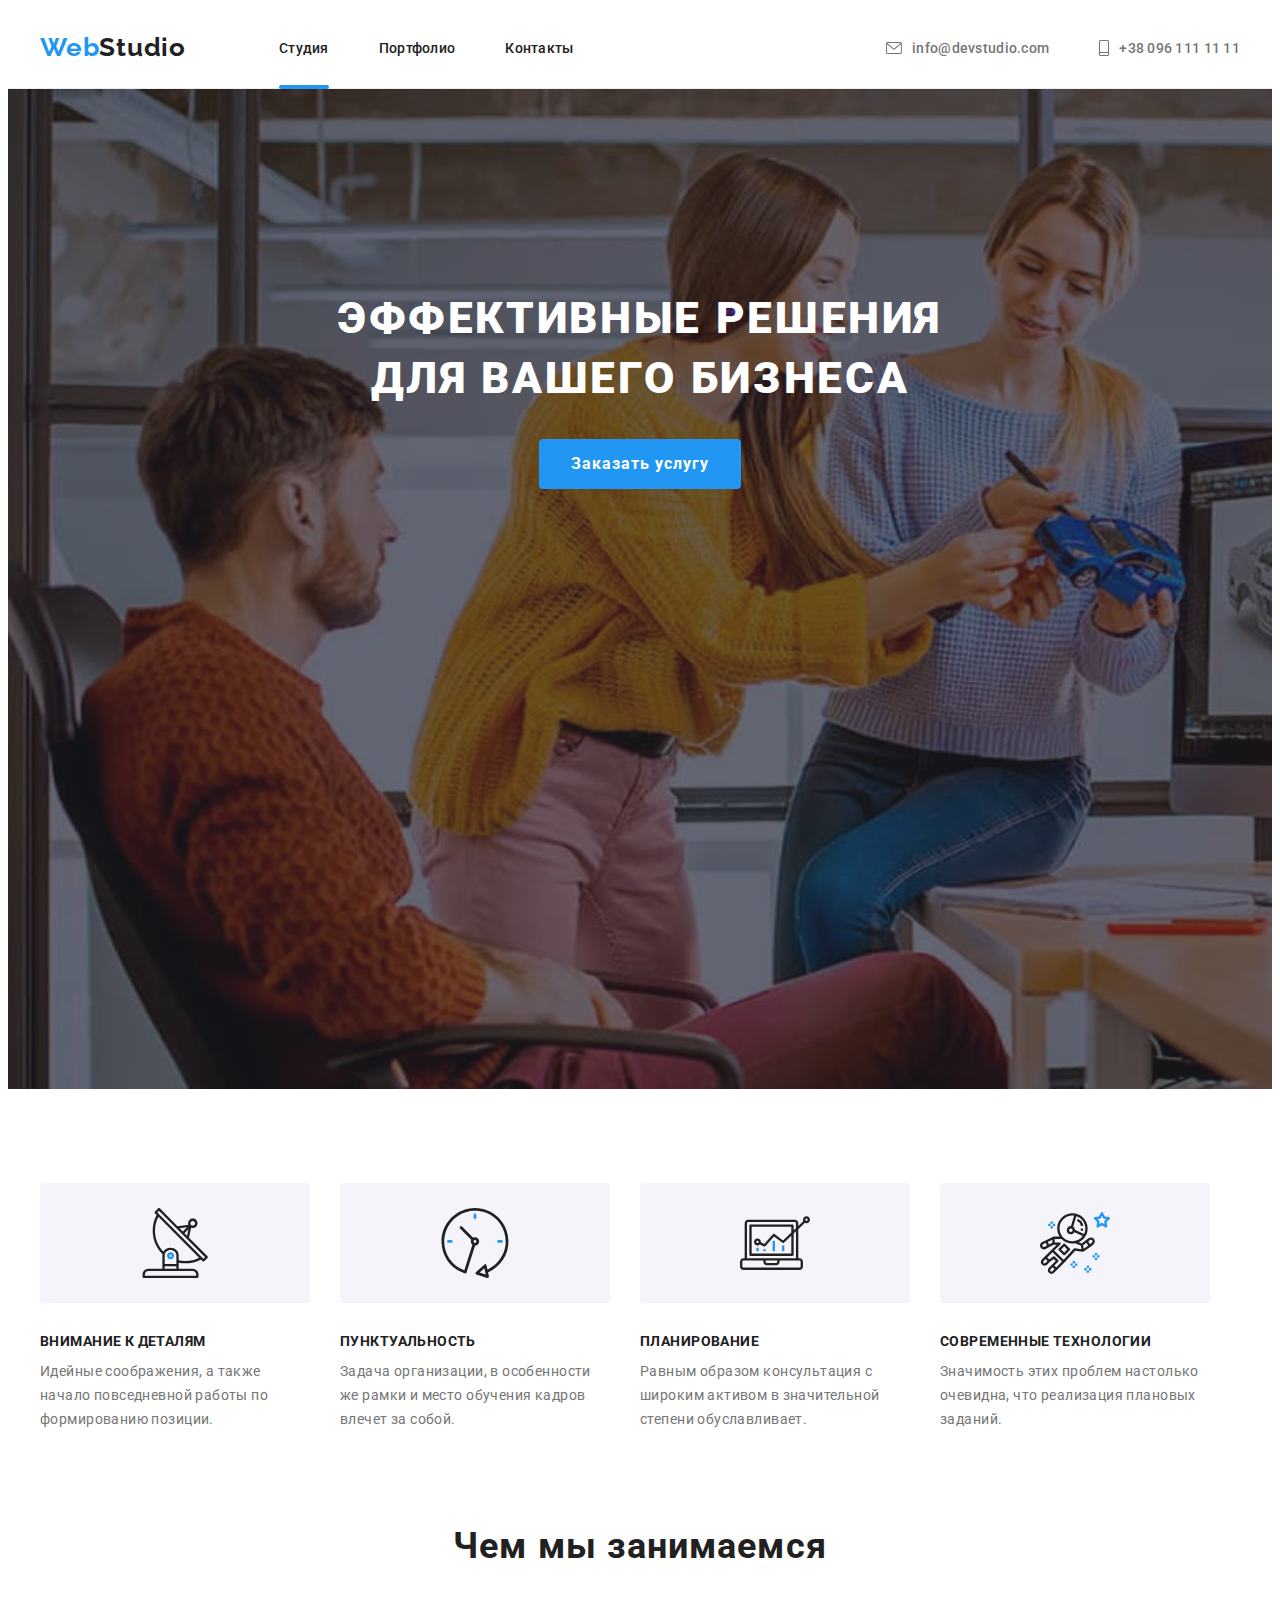
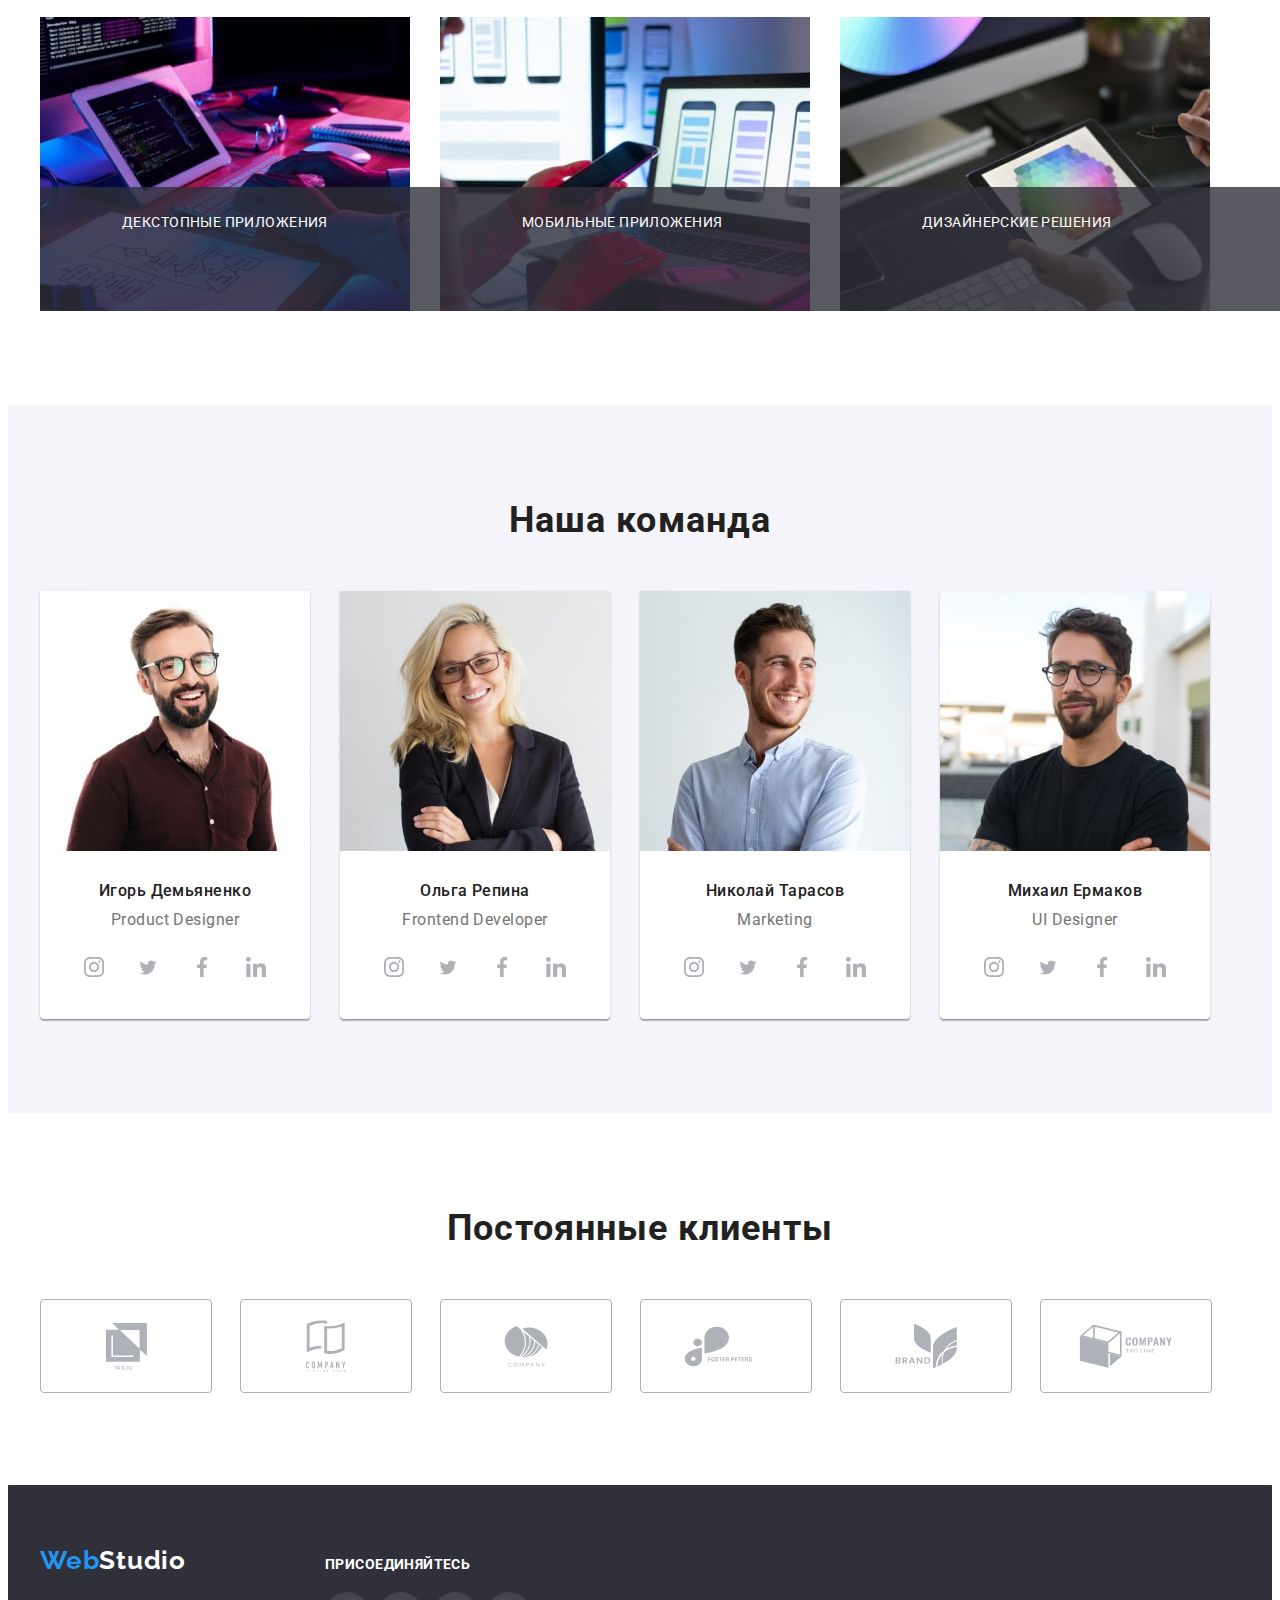
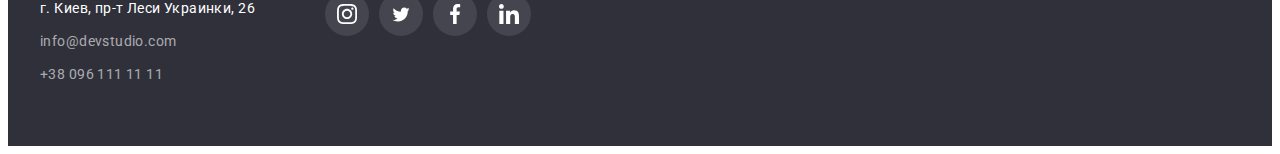
<file: index.html>
<!DOCTYPE html>
<html lang="ru">
  <head>
    <meta charset="UTF-8" />
    <meta http-equiv="X-UA-Compatible" content="IE=edge" />
    <meta name="viewport" content="width=device-width, initial-scale=1.0" />
    <link rel="preconnect" href="https://fonts.googleapis.com" />
    <link rel="preconnect" href="https://fonts.gstatic.com" crossorigin />
    <link
      href="https://fonts.googleapis.com/css2?family=Raleway:wght@700&family=Roboto:wght@400;500;700;900&display=swap"
      rel="stylesheet"
    />
    <title>Студия</title>
    <link
      rel="stylesheet"
      href="https://cdnjs.cloudflare.com/ajax/libs/modern-normalize/1.1.0/modern-normalize.min.css"
      integrity="sha512-wpPYUAdjBVSE4KJnH1VR1HeZfpl1ub8YT/NKx4PuQ5NmX2tKuGu6U/JRp5y+Y8XG2tV+wKQpNHVUX03MfMFn9Q=="
      crossorigin="anonymous"
      referrerpolicy="no-referrer"
    />
    <link rel="stylesheet" href="./css/styles.css" />
  </head>

  <body>
    <!--Хедер-->
    <header class="header">
      <div class="container">
        <a href="" lang="en" class="header-logo link"
          ><span class="header-logo-accent">Web</span>Studio</a
        >
        <nav class="header-nav">
          <ul class="header-list list">
            <li class="header-item">
              <a href="./index.html" class="header-link link current">Студия</a>
            </li>
            <li class="header-item">
              <a href="./portfolio.html" class="header-link link">Портфолио</a>
            </li>
            <li class="header-item">
              <a href="" class="header-link link">Контакты</a>
            </li>
          </ul>
        </nav>
        <div class="header-connect">
          <a href="mailto:info@devstudio.com" class="header-mail link"
            ><svg class="header-mail-icon" width="16" height="12">
              <use href="./images/icons.svg#icon-mail"></use>
            </svg>
            info@devstudio.com</a
          >

          <a href="tel:+380961111111" class="header-tel link">
            <svg class="header-tel-icon" width="10" height="16">
              <use href="./images/icons.svg#icon-tel"></use>
            </svg>
            +38 096 111 11 11
          </a>
        </div>
      </div>
    </header>

    <!--Мейн контент-->

    <main>
      <!--Герой-->
      <section class="hero">
        <div class="container">
          <h1 class="hero-text">Эффективные решения для вашего бизнеса</h1>
          <button type="button" class="hero-btn btn" data-modal-open>
            Заказать услугу
          </button>
        </div>
      </section>

      <!--Преимущества-->

      <section class="benefits section">
        <div class="container">
          <ul class="benefits-list list">
            <li class="benefits-item">
              <div class="benefits-icon">
                <svg class="" width="66" height="70">
                  <use href="./images/icons.svg#icon-benefits-1"></use>
                </svg>
              </div>
              <h3 class="benefits-top-text">Внимание к деталям</h3>
              <p class="benefits-title">
                Идейные соображения, а также начало повседневной работы по
                формированию позиции.
              </p>
            </li>
            <li class="benefits-item">
              <div class="benefits-icon">
                <svg class="" width="70" height="70">
                  <use href="./images/icons.svg#icon-benefits-2"></use>
                </svg>
              </div>
              <h3 class="benefits-top-text">Пунктуальность</h3>
              <p class="benefits-title">
                Задача организации, в особенности же рамки и место обучения
                кадров влечет за собой.
              </p>
            </li>
            <li class="benefits-item">
              <div class="benefits-icon">
                <svg class="" width="70" height="70">
                  <use href="./images/icons.svg#icon-benefits-3"></use>
                </svg>
              </div>
              <h3 class="benefits-top-text">Планирование</h3>
              <p class="benefits-title">
                Равным образом консультация с широким активом в значительной
                степени обуславливает.
              </p>
            </li>
            <li class="benefits-item">
              <div class="benefits-icon">
                <svg class="" width="70" height="70">
                  <use href="./images/icons.svg#icon-benefits-4"></use>
                </svg>
              </div>
              <h3 class="benefits-top-text">Современные технологии</h3>
              <p class="benefits-title">
                Значимость этих проблем настолько очевидна, что реализация
                плановых заданий.
              </p>
            </li>
          </ul>
        </div>
      </section>

      <!--Чем мы занимаемся-->

      <section class="about">
        <div class="container">
          <h2 class="about-text">Чем мы занимаемся</h2>
          <ul class="about-list list">
            <li class="about-item">
              <img
                src="./images/what_wi_do_img01.jpg"
                alt="процес создания веб сайтов"
                width="370"
                height="294"
              />
              <p class="about-item-overlay">ДЕКСТОПНЫЕ ПРИЛОЖЕНИЯ</p>
            </li>
            <li class="about-item">
              <img
                src="./images/what_wi_do_img02.jpg"
                alt="тест готовых решений для различных устройств"
                width="370"
                height="294"
              />
              <p class="about-item-overlay">МОБИЛЬНЫЕ ПРИЛОЖЕНИЯ</p>
            </li>
            <li class="about-item">
              <img
                src="./images/what_wi_do_img03.jpg"
                alt="цветовое решение для веб приложений"
                width="370"
                height="294"
              />
              <p class="about-item-overlay">ДИЗАЙНЕРСКИЕ РЕШЕНИЯ</p>
            </li>
          </ul>
        </div>
      </section>

      <!--Наша команда-->

      <section class="team section">
        <div class="container">
          <h2 class="team-text">Наша команда</h2>
          <ul class="team-list list">
            <li class="team-item">
              <img
                src="./images/our_team_img01.jpg"
                alt="дизайнер"
                width="270"
                height="260"
              />
              <div class="team-item-card-text">
                <h3 class="team-top-text">Игорь Демьяненко</h3>
                <p lang="en" class="team-bottom-text">Product Designer</p>

                <!--Иконки соцсетей-->

                <ul class="team-soc-list list">
                  <li class="team-soc-item">
                    <a href="" class="team-soc-link link"
                      ><svg class="team-soc-icon" width="20" height="20">
                        <use href="./images/icons.svg#icon-instagram"></use>
                      </svg>
                    </a>
                  </li>
                  <li class="team-soc-item">
                    <a href="" class="team-soc-link link"
                      ><svg class="team-soc-icon" width="20" height="17">
                        <use href="./images/icons.svg#icon-twitter"></use>
                      </svg>
                    </a>
                  </li>
                  <li class="team-soc-item">
                    <a href="" class="team-soc-link link"
                      ><svg class="team-soc-icon" width="20" height="20">
                        <use href="./images/icons.svg#icon-facebook"></use>
                      </svg>
                    </a>
                  </li>
                  <li class="team-soc-item">
                    <a href="" class="team-soc-link link"
                      ><svg class="team-soc-icon" width="20" height="20">
                        <use href="./images/icons.svg#icon-linkedin"></use>
                      </svg>
                    </a>
                  </li>
                </ul>
              </div>
            </li>
            <li class="team-item">
              <img
                src="./images/our_team_img02.jpg"
                alt="разработчик"
                width="270"
                height="260"
              />
              <div class="team-item-card-text">
                <h3 class="team-top-text">Ольга Репина</h3>
                <p lang="en" class="team-bottom-text">Frontend Developer</p>

                <!--Иконки соцсетей-->

                <ul class="team-soc-list list">
                  <li class="team-soc-item">
                    <a href="" class="team-soc-link link"
                      ><svg class="team-soc-icon" width="20" height="20">
                        <use href="./images/icons.svg#icon-instagram"></use>
                      </svg>
                    </a>
                  </li>
                  <li class="team-soc-item">
                    <a href="" class="team-soc-link link"
                      ><svg class="team-soc-icon" width="20" height="17">
                        <use href="./images/icons.svg#icon-twitter"></use>
                      </svg>
                    </a>
                  </li>
                  <li class="team-soc-item">
                    <a href="" class="team-soc-link link"
                      ><svg class="team-soc-icon" width="20" height="20">
                        <use href="./images/icons.svg#icon-facebook"></use>
                      </svg>
                    </a>
                  </li>
                  <li class="team-soc-item">
                    <a href="" class="team-soc-link link"
                      ><svg class="team-soc-icon" width="20" height="20">
                        <use href="./images/icons.svg#icon-linkedin"></use>
                      </svg>
                    </a>
                  </li>
                </ul>
              </div>
            </li>
            <li class="team-item">
              <img
                src="./images/our_team_img03.jpg"
                alt="маркетолог"
                width="270"
                height="260"
              />
              <div class="team-item-card-text">
                <h3 class="team-top-text">Николай Тарасов</h3>
                <p lang="en" class="team-bottom-text">Marketing</p>

                <!--Иконки соцсетей-->

                <ul class="team-soc-list list">
                  <li class="team-soc-item">
                    <a href="" class="team-soc-link link"
                      ><svg class="team-soc-icon" width="20" height="20">
                        <use href="./images/icons.svg#icon-instagram"></use>
                      </svg>
                    </a>
                  </li>
                  <li class="team-soc-item">
                    <a href="" class="team-soc-link link"
                      ><svg class="team-soc-icon" width="20" height="17">
                        <use href="./images/icons.svg#icon-twitter"></use>
                      </svg>
                    </a>
                  </li>
                  <li class="team-soc-item">
                    <a href="" class="team-soc-link link"
                      ><svg class="team-soc-icon" width="20" height="20">
                        <use href="./images/icons.svg#icon-facebook"></use>
                      </svg>
                    </a>
                  </li>
                  <li class="team-soc-item">
                    <a href="" class="team-soc-link link"
                      ><svg class="team-soc-icon" width="20" height="20">
                        <use href="./images/icons.svg#icon-linkedin"></use>
                      </svg>
                    </a>
                  </li>
                </ul>
              </div>
            </li>
            <li class="team-item">
              <img
                src="./images/our_team_img04.jpg"
                alt="креативный специалист"
                width="270"
                height="260"
              />
              <div class="team-item-card-text">
                <h3 class="team-top-text">Михаил Ермаков</h3>
                <p lang="en" class="team-bottom-text">UI Designer</p>

                <!--Иконки соцсетей-->

                <ul class="team-soc-list list">
                  <li class="team-soc-item">
                    <a href="" class="team-soc-link link"
                      ><svg class="team-soc-icon" width="20" height="20">
                        <use href="./images/icons.svg#icon-instagram"></use>
                      </svg>
                    </a>
                  </li>
                  <li class="team-soc-item">
                    <a href="" class="team-soc-link link"
                      ><svg class="team-soc-icon" width="20" height="17">
                        <use href="./images/icons.svg#icon-twitter"></use>
                      </svg>
                    </a>
                  </li>
                  <li class="team-soc-item">
                    <a href="" class="team-soc-link link"
                      ><svg class="team-soc-icon" width="20" height="20">
                        <use href="./images/icons.svg#icon-facebook"></use>
                      </svg>
                    </a>
                  </li>
                  <li class="team-soc-item">
                    <a href="" class="team-soc-link link"
                      ><svg class="team-soc-icon" width="20" height="20">
                        <use href="./images/icons.svg#icon-linkedin"></use>
                      </svg>
                    </a>
                  </li>
                </ul>
              </div>
            </li>
          </ul>
        </div>
      </section>

      <!--Постоянные клиенты-->

      <section class="regular-customers section">
        <div class="container">
          <h2 class="regular-customers-text">Постоянные клиенты</h2>
          <ul class="regular-customers-list list">
            <li class="regular-customers-item">
              <a href="" class="regular-customers-link link">
                <svg class="regular-customers-icon" width="41" height="47">
                  <use href="./images/icons.svg#icon-company-1"></use>
                </svg>
              </a>
            </li>
            <li class="regular-customers-item">
              <a href="" class="regular-customers-link link">
                <svg class="regular-customers-icon" width="40" height="52">
                  <use href="./images/icons.svg#icon-company-2"></use>
                </svg>
              </a>
            </li>
            <li class="regular-customers-item">
              <a href="" class="regular-customers-link link">
                <svg class="regular-customers-icon" width="44" height="42">
                  <use href="./images/icons.svg#icon-company-3"></use>
                </svg>
              </a>
            </li>
            <li class="regular-customers-item">
              <a href="" class="regular-customers-link link">
                <svg class="regular-customers-icon" width="85" height="41">
                  <use href="./images/icons.svg#icon-company-4"></use>
                </svg>
              </a>
            </li>
            <li class="regular-customers-item">
              <a href="" class="regular-customers-link link">
                <svg class="regular-customers-icon" width="63" height="46">
                  <use href="./images/icons.svg#icon-company-5"></use>
                </svg>
              </a>
            </li>
            <li class="regular-customers-item">
              <a href="" class="regular-customers-link link">
                <svg class="regular-customers-icon" width="94" height="44">
                  <use href="./images/icons.svg#icon-company-6"></use>
                </svg>
              </a>
            </li>
          </ul>
        </div>
      </section>
    </main>

    <!--Футер-->

    <footer class="footer">
      <div class="container">
        <div class="footer-contact">
          <a href="" lang="en" class="footer-logo link"
            ><span class="footer-logo-accent">Web</span>Studio</a
          >
          <address class="footer-addres">
            <ul class="footer-addres-list list">
              <li class="footer-addres-item">
                <a
                  href="https://goo.gl/maps/uhnhzUBweCyb7eqA9"
                  target="_blank"
                  rel="noopener nofollow noreferrer"
                  class="footer-addres-link link"
                  >г. Киев, пр-т Леси Украинки, 26</a
                >
              </li>
              <li class="footer-item">
                <a
                  href="mailto:info@devstudio.com"
                  class="footer-addres-mail link"
                  >info@devstudio.com</a
                >
              </li>
              <li class="footer-item">
                <a href="tel:+380961111111" class="footer-addres-tel link"
                  >+38 096 111 11 11</a
                >
              </li>
            </ul>
          </address>
        </div>

        <!--Иконки соцсетей-->

        <div class="footer-soc">
          <h3 class="footer-soc-text">ПРИСОЕДИНЯЙТЕСЬ</h3>
          <ul class="footer-soc-list list">
            <li class="footer-soc-item">
              <a href="" class="footer-soc-link link"
                ><svg class="footer-soc-icon" width="20" height="20">
                  <use href="./images/icons.svg#icon-instagram"></use>
                </svg>
              </a>
            </li>
            <li class="footer-soc-item">
              <a href="" class="footer-soc-link link"
                ><svg class="footer-soc-icon" width="20" height="17">
                  <use href="./images/icons.svg#icon-twitter"></use>
                </svg>
              </a>
            </li>
            <li class="footer-soc-item">
              <a href="" class="footer-soc-link link"
                ><svg class="footer-soc-icon" width="20" height="20">
                  <use href="./images/icons.svg#icon-facebook"></use>
                </svg>
              </a>
            </li>
            <li class="footer-soc-item">
              <a href="" class="footer-soc-link link"
                ><svg class="footer-soc-icon" width="20" height="20">
                  <use href="./images/icons.svg#icon-linkedin"></use>
                </svg>
              </a>
            </li>
          </ul>
        </div>
      </div>
    </footer>

    <!--Модальное окно-->

    <div class="backdrop is-hidden" data-modal>
      <div class="modal">
        <button type="button" class="modal-close-btn" data-modal-close>
          <svg class="modal-close-icon" width="18" height="18">
            <use href="./images/icons.svg#icon-close-black"></use>
          </svg>
        </button>
      </div>
    </div>

    <script src="./js/modal.js"></script>
  </body>
</html>
</file>
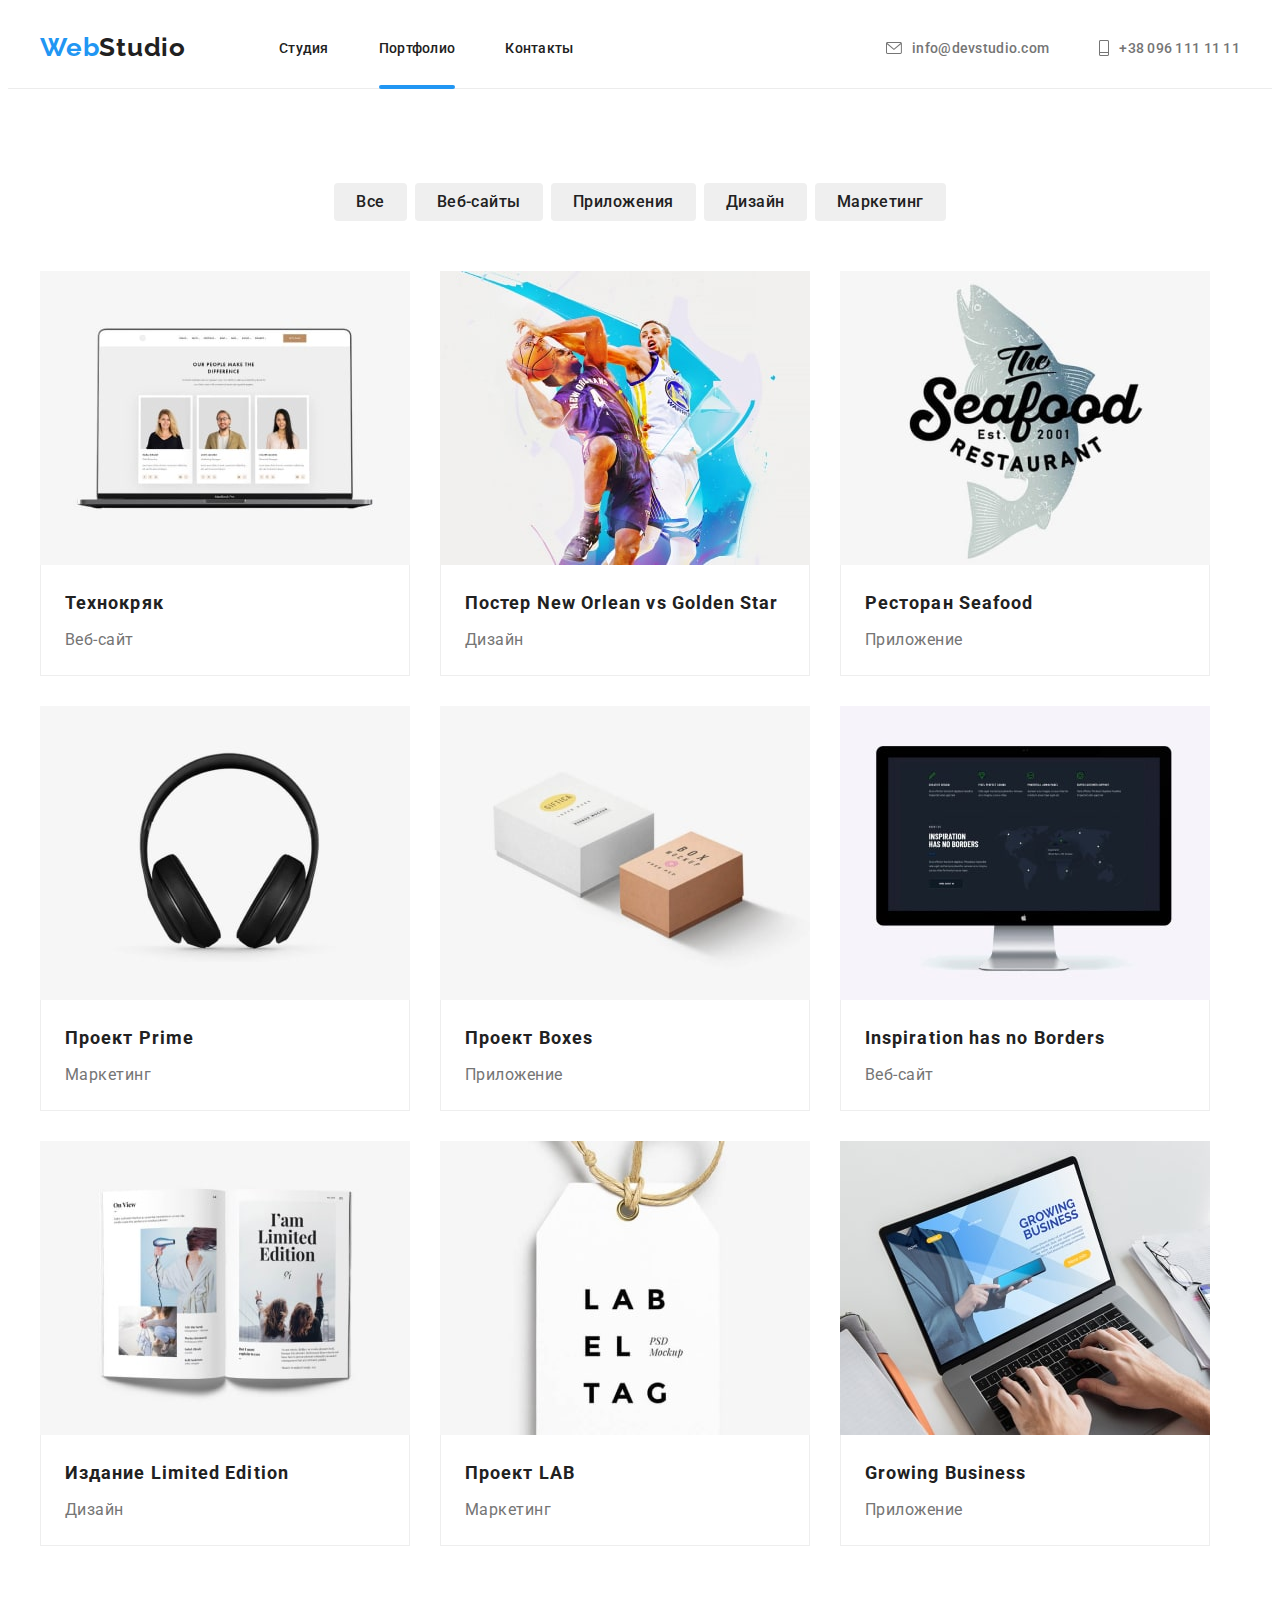
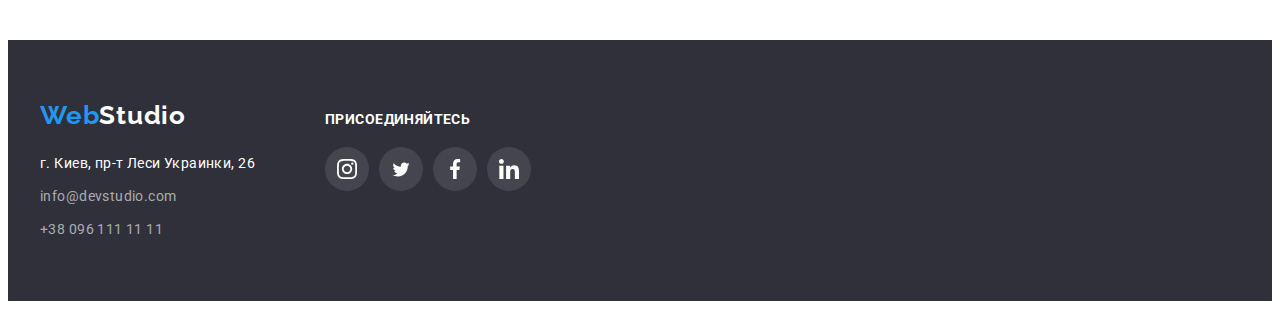
<file: portfolio.html>
<!DOCTYPE html>
<html lang="ru">
  <head>
    <meta charset="UTF-8" />
    <meta http-equiv="X-UA-Compatible" content="IE=edge" />
    <meta name="viewport" content="width=device-width, initial-scale=1.0" />
    <link rel="preconnect" href="https://fonts.googleapis.com" />
    <link rel="preconnect" href="https://fonts.gstatic.com" crossorigin />
    <link
      href="https://fonts.googleapis.com/css2?family=Raleway:wght@700&family=Roboto:wght@400;500;700;900&display=swap"
      rel="stylesheet"
    />
    <title>Портфолио</title>
    <link
      rel="stylesheet"
      href="https://cdnjs.cloudflare.com/ajax/libs/modern-normalize/1.1.0/modern-normalize.min.css"
      integrity="sha512-wpPYUAdjBVSE4KJnH1VR1HeZfpl1ub8YT/NKx4PuQ5NmX2tKuGu6U/JRp5y+Y8XG2tV+wKQpNHVUX03MfMFn9Q=="
      crossorigin="anonymous"
      referrerpolicy="no-referrer"
    />
    <link rel="stylesheet" href="./css/styles.css" />
  </head>
  <body>
    <!--Хедер-->
    <header class="header">
      <div class="container">
        <a href="./index.html" lang="en" class="header-logo link"
          ><span class="header-logo-accent">Web</span>Studio</a
        >
        <nav class="header-nav">
          <ul class="header-list list">
            <li class="header-item">
              <a href="./index.html" class="header-link link">Студия</a>
            </li>
            <li class="header-item">
              <a href="./portfolio.html" class="header-link link current"
                >Портфолио</a
              >
            </li>
            <li class="header-item">
              <a href="" class="header-link link">Контакты</a>
            </li>
          </ul>
        </nav>
        <div class="header-connect">
          <a href="mailto:info@devstudio.com" class="header-mail link"
            ><svg class="header-mail-icon" width="16" height="12">
              <use href="./images/icons.svg#icon-mail"></use>
            </svg>
            info@devstudio.com</a
          >

          <a href="tel:+380961111111" class="header-tel link">
            <svg class="header-tel-icon" width="10" height="16">
              <use href="./images/icons.svg#icon-tel"></use>
            </svg>
            +38 096 111 11 11
          </a>
        </div>
      </div>
    </header>

    <!--Мейн контент-->

    <main>
      <!--Портфолио-->
      <section class="portfolio section">
        <div class="container">
          <h1 class="visually-hidden">Портфолио</h1>
          <ul class="portfolio-list-button list">
            <li class="portfolio-item-button">
              <button type="button" class="portfolio-btn">Все</button>
            </li>
            <li class="portfolio-item-button">
              <button type="button" class="portfolio-btn">Веб-сайты</button>
            </li>
            <li class="portfolio-item-button">
              <button type="button" class="portfolio-btn">Приложения</button>
            </li>
            <li class="portfolio-item-button">
              <button type="button" class="portfolio-btn">Дизайн</button>
            </li>
            <li class="portfolio-item-button">
              <button type="button" class="portfolio-btn">Маркетинг</button>
            </li>
          </ul>

          <ul class="portfolio-list list">
            <li class="portfolio-item">
              <div class="portfolio-item-wrap">
                <a href="" class="portfolio-link"
                  ><img src="./images/web_min1.jpg" alt="Технокряк" width="370"
                /></a>
                <p class="portfolio-item-text">
                  Ресурс предлагает комплексные предложения с разным уровнем
                  функционала и сервисов. Все это позволит посетителю получить
                  исчерпывающие сведения о компании или частном лице.
                </p>
              </div>
              <div class="portfolio-item-card">
                <h2 class="portfolio-top-text">Технокряк</h2>
                <p class="portfolio-title">Веб-сайт</p>
              </div>
            </li>
            <li class="portfolio-item">
              <div class="portfolio-item-wrap">
                <a href="" class="portfolio-link"
                  ><img
                    src="./images/web_min2.jpg"
                    alt="Постер New Orlean vs Golden Star"
                    width="370"
                /></a>
                <p class="portfolio-item-text">
                  Ресурс предлагает комплексные предложения с разным уровнем
                  функционала и сервисов. Все это позволит посетителю получить
                  исчерпывающие сведения о компании или частном лице.
                </p>
              </div>
              <div class="portfolio-item-card">
                <h2 class="portfolio-top-text">
                  Постер<span lang="en"> New Orlean vs Golden Star</span>
                </h2>
                <p class="portfolio-title">Дизайн</p>
              </div>
            </li>
            <li class="portfolio-item">
              <div class="portfolio-item-wrap">
                <a href="" class="portfolio-link"
                  ><img
                    src="./images/web_min3.jpg"
                    alt="Ресторан Seafood"
                    width="370"
                /></a>
                <p class="portfolio-item-text">
                  Ресурс предлагает комплексные предложения с разным уровнем
                  функционала и сервисов. Все это позволит посетителю получить
                  исчерпывающие сведения о компании или частном лице.
                </p>
              </div>
              <div class="portfolio-item-card">
                <h2 class="portfolio-top-text">
                  Ресторан<span lang="en"> Seafood</span>
                </h2>
                <p class="portfolio-title">Приложение</p>
              </div>
            </li>
            <li class="portfolio-item">
              <div class="portfolio-item-wrap">
                <a href="" class="portfolio-link"
                  ><img
                    src="./images/web_min4.jpg"
                    alt="Проект Prime"
                    width="370"
                /></a>
                <p class="portfolio-item-text">
                  Ресурс предлагает комплексные предложения с разным уровнем
                  функционала и сервисов. Все это позволит посетителю получить
                  исчерпывающие сведения о компании или частном лице.
                </p>
              </div>
              <div class="portfolio-item-card">
                <h2 class="portfolio-top-text">
                  Проект<span lang="en"> Prime</span>
                </h2>
                <p class="portfolio-title">Маркетинг</p>
              </div>
            </li>
            <li class="portfolio-item">
              <div class="portfolio-item-wrap">
                <a href="" class="portfolio-link"
                  ><img
                    src="./images/web_min5.jpg"
                    alt="Проект Boxes"
                    width="370"
                /></a>
                <p class="portfolio-item-text">
                  Ресурс предлагает комплексные предложения с разным уровнем
                  функционала и сервисов. Все это позволит посетителю получить
                  исчерпывающие сведения о компании или частном лице.
                </p>
              </div>
              <div class="portfolio-item-card">
                <h2 class="portfolio-top-text">
                  Проект<span lang="en"> Boxes</span>
                </h2>
                <p class="portfolio-title">Приложение</p>
              </div>
            </li>
            <li class="portfolio-item">
              <div class="portfolio-item-wrap">
                <a href="" class="portfolio-link"
                  ><img
                    src="./images/web_min6.jpg"
                    alt="Inspiration has no Borders"
                /></a>
                <p class="portfolio-item-text">
                  Ресурс предлагает комплексные предложения с разным уровнем
                  функционала и сервисов. Все это позволит посетителю получить
                  исчерпывающие сведения о компании или частном лице.
                </p>
              </div>
              <div class="portfolio-item-card">
                <h2 lang="en" class="portfolio-top-text">
                  Inspiration has no Borders
                </h2>
                <p class="portfolio-title">Веб-сайт</p>
              </div>
            </li>
            <li class="portfolio-item">
              <div class="portfolio-item-wrap">
                <a href="" class="portfolio-link"
                  ><img
                    src="./images/web_min7.jpg"
                    alt="Издание Limited Edition"
                    width="370"
                /></a>
                <p class="portfolio-item-text">
                  Ресурс предлагает комплексные предложения с разным уровнем
                  функционала и сервисов. Все это позволит посетителю получить
                  исчерпывающие сведения о компании или частном лице.
                </p>
              </div>
              <div class="portfolio-item-card">
                <h2 class="portfolio-top-text">
                  Издание<span lang="en"> Limited Edition</span>
                </h2>
                <p class="portfolio-title">Дизайн</p>
              </div>
            </li>
            <li class="portfolio-item">
              <div class="portfolio-item-wrap">
                <a href="" class="portfolio-link"
                  ><img
                    src="./images/web_min8.jpg"
                    alt="Проект LAB"
                    width="370"
                /></a>
                <p class="portfolio-item-text">
                  Ресурс предлагает комплексные предложения с разным уровнем
                  функционала и сервисов. Все это позволит посетителю получить
                  исчерпывающие сведения о компании или частном лице.
                </p>
              </div>
              <div class="portfolio-item-card">
                <h2 class="portfolio-top-text">
                  Проект<span lang="en"> LAB</span>
                </h2>
                <p class="portfolio-title">Маркетинг</p>
              </div>
            </li>
            <li class="portfolio-item">
              <div class="portfolio-item-wrap">
                <a href="" class="portfolio-link"
                  ><img
                    src="./images/web_min9.jpg"
                    alt="Growing Business"
                    width="370"
                /></a>
                <p class="portfolio-item-text">
                  Ресурс предлагает комплексные предложения с разным уровнем
                  функционала и сервисов. Все это позволит посетителю получить
                  исчерпывающие сведения о компании или частном лице.
                </p>
              </div>
              <div class="portfolio-item-card">
                <h2 lang="en" class="portfolio-top-text">Growing Business</h2>
                <p class="portfolio-title">Приложение</p>
              </div>
            </li>
          </ul>
        </div>
      </section>
    </main>

    <!--Футер-->

    <footer class="footer">
      <div class="container">
        <div class="footer-contact">
          <a href="./index.html" lang="en" class="footer-logo link"
            ><span class="footer-logo-accent">Web</span>Studio</a
          >
          <address class="footer-addres">
            <ul class="footer-addres-list list">
              <li class="footer-addres-item">
                <a
                  href="https://goo.gl/maps/uhnhzUBweCyb7eqA9"
                  target="_blank"
                  rel="noopener nofollow noreferrer"
                  class="footer-addres-link link"
                  >г. Киев, пр-т Леси Украинки, 26</a
                >
              </li>
              <li class="footer-item">
                <a
                  href="mailto:info@devstudio.com"
                  class="footer-addres-mail link"
                  >info@devstudio.com</a
                >
              </li>
              <li class="footer-item">
                <a href="tel:+380961111111" class="footer-addres-tel link"
                  >+38 096 111 11 11</a
                >
              </li>
            </ul>
          </address>
        </div>

        <!--Иконки соцсетей-->

        <div class="footer-soc">
          <h3 class="footer-soc-text">ПРИСОЕДИНЯЙТЕСЬ</h3>
          <ul class="footer-soc-list list">
            <li class="footer-soc-item">
              <a href="" class="footer-soc-link link"
                ><svg class="footer-soc-icon" width="20" height="20">
                  <use href="./images/icons.svg#icon-instagram"></use>
                </svg>
              </a>
            </li>
            <li class="footer-soc-item">
              <a href="" class="footer-soc-link link"
                ><svg class="footer-soc-icon" width="20" height="17">
                  <use href="./images/icons.svg#icon-twitter"></use>
                </svg>
              </a>
            </li>
            <li class="footer-soc-item">
              <a href="" class="footer-soc-link link"
                ><svg class="footer-soc-icon" width="20" height="20">
                  <use href="./images/icons.svg#icon-facebook"></use>
                </svg>
              </a>
            </li>
            <li class="footer-soc-item">
              <a href="" class="footer-soc-link link"
                ><svg class="footer-soc-icon" width="20" height="20">
                  <use href="./images/icons.svg#icon-linkedin"></use>
                </svg>
              </a>
            </li>
          </ul>
        </div>
      </div>
    </footer>
  </body>
</html>
</file>
<file: css/styles.css>
p,
h1,
h2,
h3,
h4,
h5,
h6 {
  margin: 0;
}

ol,
ul {
  margin: 0;
  padding-left: 0;
}

img {
  display: block;
}

button {
  cursor: pointer;
}

.container {
  width: 1200px;
  margin: 0 auto;
  padding-left: 15px;
  padding-right: 15px;
  outline: 1px solid transparent;
}

body {
  font-family: "Roboto", "Open Sans", sans-serif;
  color: #212121;
}

:root {
  --main-btn-color: #2196f3;
  --second-btn-color: #ffffff;
  --main-title-color: #ffffff;
  --second-title-color: #2f303a;
  --accent-blu-color: #2196f3;
  --accent-white-color: #ffffff;
}

.list {
  list-style-type: none;
}

.link {
  text-decoration: none;
}

.visually-hidden {
  position: absolute;
  white-space: nowrap;
  width: 1px;
  height: 1px;
  overflow: hidden;
  border: 0;
  padding: 0;
  clip: rect(0 0 0 0);
  clip-path: inset(50%);
  margin: -1px;
}

.btn {
  font-family: inherit;
  background-color: var(--main-btn-color);
  border: none;
  cursor: pointer;
  border-radius: 4px;
}

.section {
  padding-top: 94px;
  padding-bottom: 94px;
}

/*--------Хедер---------*/

.header {
  background-color: #ffffff;
  padding-top: 24px;
  padding-bottom: 25px;
  border-bottom: 1px solid #ececec;
}

.header .container {
  display: flex;
  align-items: center;
}

.header-logo,
.footer-logo {
  font-family: "Raleway";
  font-weight: 700;
  font-size: 26px;
  line-height: calc(31 / 26);
  letter-spacing: 0.03em;
  color: #212121;
}

.header-logo-accent,
.footer-logo-accent {
  font-family: "Raleway";
  font-weight: 700;
  font-size: 26px;
  line-height: calc(31 / 26);
  letter-spacing: 0.03em;
  color: #2196f3;
}
.header-nav {
}

.header-list {
  display: flex;
  align-items: center;
  margin-left: 93px;
}

.header-item {
}

.header-link.current::after {
  content: "";
  position: absolute;
  width: 100%;
  height: 4px;
  border-radius: 2px;
  background-color: var(--accent-blu-color);
  left: 0;
  bottom: -33px;
  transition: color 250ms cubic-bezier(0.4, 0, 0.2, 1);
}

.header-item:not(:last-child) {
  margin-right: 50px;
}

.header-link {
  position: relative;
  font-weight: 500;
  font-size: 14px;
  line-height: calc(16 / 14);
  letter-spacing: 0.02em;
  color: #212121;
  transition: color 250ms cubic-bezier(0.4, 0, 0.2, 1);
}

.header-connect {
  display: flex;
  align-items: center;
  margin-left: auto;
}

.header-mail {
  display: flex;
  align-items: center;
  font-weight: 500;
  font-size: 14px;
  line-height: calc(16 / 14);
  letter-spacing: 0.02em;
  color: #757575;
  margin-right: 50px;
  transition: color 250ms cubic-bezier(0.4, 0, 0.2, 1);
}

.header-mail-icon {
  fill: currentColor;
  margin-right: 10px;
  align-self: center;
}
.header-tel {
  display: flex;
  align-items: center;
  font-weight: 500;
  font-size: 14px;
  line-height: calc(16 / 14);
  letter-spacing: 0.02em;
  color: #757575;
  transition: color 250ms cubic-bezier(0.4, 0, 0.2, 1);
}

.header-tel-icon {
  fill: currentColor;
  margin-right: 10px;
  align-self: center;
}

.header-link:hover,
.header-link:focus,
.header-mail:hover,
.header-mail:focus,
.header-tel:hover,
.header-tel:focus {
  color: var(--accent-blu-color);
}

/*--------Герой---------*/
.hero {
  background-color: #c4c4c4;
  background-image: linear-gradient(
      rgba(47, 48, 58, 0.4),
      rgba(47, 48, 58, 0.4)
    ),
    url(../images/hero-bg.jpg);
  background-repeat: no-repeat;
  background-size: calc(100% - 30px);
  height: 600px;
  max-width: 1600px;
  background-size: cover;
  margin: 0 auto;
  padding-top: 200px;
  padding-bottom: 200px;
}
.hero-text {
  font-weight: 900;
  font-size: 44px;
  line-height: 1.36;
  text-align: center;
  letter-spacing: 0.06em;
  text-transform: uppercase;
  color: var(--accent-white-color);
  max-width: 696px;
  margin: 0 auto;
  margin-bottom: 30px;
}
.hero-btn {
  font-weight: 700;
  font-size: 16px;
  line-height: 1.88;
  display: flex;
  align-items: center;
  text-align: center;
  letter-spacing: 0.06em;
  color: var(--second-btn-color);
  margin: 0 auto;
  padding: 10px 32px 10px 32px;
}

/*--------Преимущества---------*/
.benefits {
  background-color: #ffffff;
}

.benefits-list {
  display: flex;
  flex-direction: row;
}

.benefits-item:not(:last-child) {
  margin-right: 30px;
}

.benefits-icon {
  display: flex;
  width: 270px;
  height: 120px;
  margin-bottom: 30px;
  background-color: #f5f4fa;
  border-radius: 4px;
  justify-content: center;
  align-items: center;
}

.benefits-top-text {
  font-weight: 700;
  font-size: 14px;
  line-height: calc(16 / 14);
  letter-spacing: 0.03em;
  text-transform: uppercase;
  color: #212121;
  margin-bottom: 10px;
}
.benefits-title {
  font-size: 14px;
  line-height: calc(24 / 14);
  letter-spacing: 0.03em;
  color: #757575;
  max-width: 270px;
}

/*--------Чем мы занимаемся---------*/
.about {
  background-color: #ffffff;
  padding-bottom: 94px;
}
.about-text {
  font-weight: 700;
  font-size: 36px;
  line-height: calc(42 / 36);
  text-align: center;
  letter-spacing: 0.03em;
  color: #212121;
  margin-bottom: 50px;
}
.about-list {
  display: flex;
  flex-direction: row;
}
.about-item {
  position: relative;
  overflow: visible;
}

.about-item-overlay {
  position: absolute;
  display: flex;
  flex-wrap: wrap;
  bottom: 0;
  width: 100%;
  height: 70px;
  padding: 27px 82px;
  font-size: 14px;
  line-height: 16px;
  text-align: center;
  letter-spacing: 0.03em;
  text-transform: uppercase;
  color: #ffffff;
  background-color: rgba(47, 48, 58, 0.8);
}

.about-item:not(:last-child) {
  margin-right: 30px;
}

/*--------Наша команда---------*/
.team {
  background-color: #f5f4fa;
}
.team-text {
  font-weight: 700;
  font-size: 36px;
  line-height: calc(42 / 36);
  text-align: center;
  letter-spacing: 0.03em;
  color: #212121;
  margin-bottom: 50px;
}
.team-list {
  max-width: 270px;
  display: flex;
  flex-direction: row;
}

.team-item {
  background-color: #ffffff;
  box-shadow: 0px 1px 3px rgba(0, 0, 0, 0.12), 0px 1px 1px rgba(0, 0, 0, 0.14),
    0px 2px 1px rgba(0, 0, 0, 0.2);
  border-radius: 0px 0px 4px 4px;
}

.team-item-card-text {
  padding-top: 30px;
  padding-bottom: 30px;
}

.team-item:not(:last-child) {
  margin-right: 30px;
}

.team-top-text {
  font-weight: 500;
  font-size: 16px;
  line-height: calc(19 / 16);
  text-align: center;
  letter-spacing: 0.03em;
  color: #212121;
  margin-bottom: 10px;
}
.team-bottom-text {
  font-size: 16px;
  line-height: calc(19 / 16);
  text-align: center;
  letter-spacing: 0.03em;
  color: #757575;
}

.team-soc-list {
  display: flex;
  justify-content: center;
  margin-top: 16px;
  margin-left: 0 auto;
}

.team-soc-item {
  width: 44px;
  height: 44px;
}

.team-soc-item:not(:last-child) {
  margin-right: 10px;
}

.team-soc-link {
  width: 100%;
  height: 100%;
  border-radius: 50%;
  background-color: #ffffff;
  display: flex;
  justify-content: center;
  align-items: center;
  transition: background-color 250ms cubic-bezier(0.4, 0, 0.2, 1);
}

.team-soc-icon {
  fill: #afb1b8;
  transition: fill 250ms cubic-bezier(0.4, 0, 0.2, 1);
}

.team-soc-link:hover,
.team-soc-link:focus {
  background-color: var(--accent-blu-color);
}

.team-soc-link:hover .team-soc-icon,
.team-soc-link:focus .team-soc-icon {
  fill: #ffffff;
}

/*----Постоянные клиенты----*/

.regular-customers {
  background-color: #ffffff;
  padding-bottom: 94px;
  padding-top: 94px;
}
.regular-customers-text {
  font-weight: 700;
  font-size: 36px;
  line-height: calc(42 / 36);
  text-align: center;
  letter-spacing: 0.03em;
  color: #212121;
  margin-bottom: 50px;
}
.regular-customers-list {
  display: flex;
  flex-direction: row;
  margin-left: 0 auto;
}

.regular-customers-item {
  width: 170px;
  height: 92px;
  background-color: #ffffff;
}

.regular-customers-item:not(:last-child) {
  margin-right: 30px;
}

.regular-customers-link {
  width: 100%;
  height: 100%;
  background-color: #ffffff;
  border: 1px solid #afb1b8;
  border-radius: 4px;
  display: flex;
  justify-content: center;
  align-items: center;
  transition: border 250ms cubic-bezier(0.4, 0, 0.2, 1);
}

.regular-customers-icon {
  fill: #afb1b8;
  transition: fill 250ms cubic-bezier(0.4, 0, 0.2, 1);
}

.regular-customers-link:hover,
.regular-customers-link:focus {
  border: 1px solid var(--accent-blu-color);
}

.regular-customers-link:hover .regular-customers-icon,
.regular-customers-link:focus .regular-customers-icon {
  fill: var(--accent-blu-color);
}

/*--------Футер---------*/
.footer {
  background-color: #2f303a;
  padding-top: 60px;
  padding-bottom: 60px;
}

.footer .container {
  display: flex;
  align-items: baseline;
}

.footer-contact {
}
.footer-logo {
  color: var(--accent-white-color);
}

.footer-logo-accent {
  color: var(--accent-blu-color);
}
.footer-addres {
}
.footer-addres-list {
}

.footer-addres-item {
  margin-top: 20px;
  margin-bottom: 9px;
}
.footer-addres-link {
  font-style: normal;
  font-weight: 400;
  font-size: 14px;
  line-height: calc(24 / 14);
  letter-spacing: 0.03em;
  color: #ffffff;
  transition: color 250ms cubic-bezier(0.4, 0, 0.2, 1);
}

.footer-addres-mail {
  font-style: normal;
  font-size: 14px;
  line-height: calc(24 / 14);
  letter-spacing: 0.03em;
  color: rgba(255, 255, 255, 0.6);
  transition: color 250ms cubic-bezier(0.4, 0, 0.2, 1);
}
.footer-addres-tel {
  font-style: normal;
  font-size: 14px;
  line-height: calc(24 / 14);
  letter-spacing: 0.03em;
  color: rgba(255, 255, 255, 0.6);
  display: block;
  margin-top: 9px;
  transition: color 250ms cubic-bezier(0.4, 0, 0.2, 1);
}

.footer-addres-link:hover,
.footer-addres-link:focus,
.footer-addres-mail:hover,
.footer-addres-mail:focus,
.footer-addres-tel:hover,
.footer-addres-tel:focus {
  color: var(--accent-blu-color);
}

.footer-soc {
  margin-left: 70px;
}

.footer-soc-text {
  font-family: "Roboto";
  font-style: normal;
  font-weight: 700;
  font-size: 14px;
  line-height: calc(16 / 14);
  letter-spacing: 0.03em;
  text-transform: uppercase;
  color: #ffffff;
  justify-content: center;
}

.footer-soc-list {
  display: flex;
  margin-top: 20px;
}

.footer-soc-item {
  width: 44px;
  height: 44px;
}

.footer-soc-item:not(:last-child) {
  margin-right: 10px;
}

.footer-soc-link {
  width: 100%;
  height: 100%;
  border-radius: 50%;
  background-color: rgba(255, 255, 255, 0.1);
  display: flex;
  justify-content: center;
  align-items: center;
  transition: background-color 250ms cubic-bezier(0.4, 0, 0.2, 1);
}

.footer-soc-icon {
  fill: #ffffff;
}

.footer-soc-link:hover,
.footer-soc-link:focus {
  background-color: var(--accent-blu-color);
}

/*--------Портфолио---------*/

.portfolio {
}

.portfolio-list-button {
  margin-bottom: 50px;
  display: flex;
  flex-direction: row;
  justify-content: center;
}
.portfolio-item-button {
}

.portfolio-item-button:not(:last-child) {
  margin-right: 8px;
}

.portfolio-btn {
  font-family: inherit;
  font-weight: 500;
  font-size: 16px;
  line-height: calc(26 / 16);
  text-align: center;
  letter-spacing: 0.03em;
  color: #212121;
  border: none;
  border-radius: 4px;
  padding: 6px 22px 6px 22px;
  transition: background-color 250ms cubic-bezier(0.4, 0, 0.2, 1),
    color 250ms cubic-bezier(0.4, 0, 0.2, 1),
    box-shadow 250ms cubic-bezier(0.4, 0, 0.2, 1);
}

.portfolio-btn:hover,
.portfolio-btn:focus {
  background-color: var(--accent-blu-color);
  color: var(--accent-white-color);
  box-shadow: 0px 3px 1px rgba(0, 0, 0, 0.1), 0px 1px 2px rgba(0, 0, 0, 0.08),
    0px 2px 2px rgba(0, 0, 0, 0.12);
  border-radius: 4px;
}

.portfolio-list {
  display: flex;
  flex-wrap: wrap;
  flex-basis: calc(100% / 3 - 30px);
  margin-bottom: -30px;
  margin-right: -30px;
}

.portfolio-item {
  min-width: 370px;
  margin-bottom: 30px;
  margin-right: 30px;
  transition: box-shadow 250ms cubic-bezier(0.4, 0, 0.2, 1);
}

.portfolio-item:hover,
.portfolio-item:focus {
  box-shadow: 0px 1px 1px rgba(0, 0, 0, 0.12), 0px 4px 4px rgba(0, 0, 0, 0.06),
    1px 4px 6px rgba(0, 0, 0, 0.16);
}

.portfolio-item-wrap {
  position: relative;
  overflow: hidden;
}
.portfolio-link {
}

.portfolio-item-text {
  position: absolute;
  top: 0;
  height: 100%;
  padding: 63px 24px;
  color: var(--main-title-color);
  background: rgba(33, 150, 243, 0.9);
  font-size: 18px;
  line-height: calc(28 / 18);
  letter-spacing: 0.03em;
  transform: translateY(100%);
  transition: transform 250ms cubic-bezier(0.4, 0, 0.2, 1);
}

.portfolio-item:hover .portfolio-item-text {
  transform: translateY(0%);
}

.portfolio-item-card {
  padding-top: 20px;
  padding-bottom: 20px;
  border-left: 1px solid #eeeeee;
  border-right: 1px solid #eeeeee;
  border-bottom: 1px solid #eeeeee;
}
.portfolio-top-text {
  font-weight: 700;
  font-size: 18px;
  line-height: calc(36 / 18);
  letter-spacing: 0.06em;
  color: #212121;
  padding-left: 24px;
  padding-right: 24px;
}
.portfolio-title {
  font-size: 16px;
  line-height: calc(30 / 16);
  letter-spacing: 0.03em;
  color: #757575;
  margin-top: 4px;
  padding-left: 24px;
  padding-right: 24px;
}

.portfolio-item:nth-child(3n) {
  margin-right: 0;
}

.portfolio-list:nth-child(3n) {
  margin-right: 0;
}

/*--------Модальное окно---------*/

.backdrop {
  width: 100%;
  height: 100%;
  background-color: #2f303acd;
  position: fixed;
  top: 0;
  transition: opacity 250ms, visibility 250ms;
}

.backdrop.is-hidden .modal {
  transform: translate(-50%, -50%) scale(0) rotate(90deg);
}

.is-hidden {
  visibility: hidden;
  opacity: 0;
  pointer-events: none;
}

.no-scroll {
  overflow: hidden;
}

.modal {
  width: 528px;
  height: 581px;
  background-color: #ffffff;
  box-shadow: 0px 1px 3px rgba(0, 0, 0, 0.12), 0px 1px 1px rgba(0, 0, 0, 0.14),
    0px 2px 1px rgba(0, 0, 0, 0.2);
  border-radius: 4px;
  position: absolute;
  top: 50%;
  left: 50%;
  transform: translate(-50%, -50%) scale(1) rotate(0);
  transition: transform 250ms;
}

.modal-close-btn {
  display: flex;
  justify-content: center;
  align-items: center;
  width: 30px;
  height: 30px;
  border: 1px solid rgba(0, 0, 0, 0.1);
  border-radius: 50%;
  background: transparent;
  position: absolute;
  top: 8px;
  right: 8px;
}
</file>
